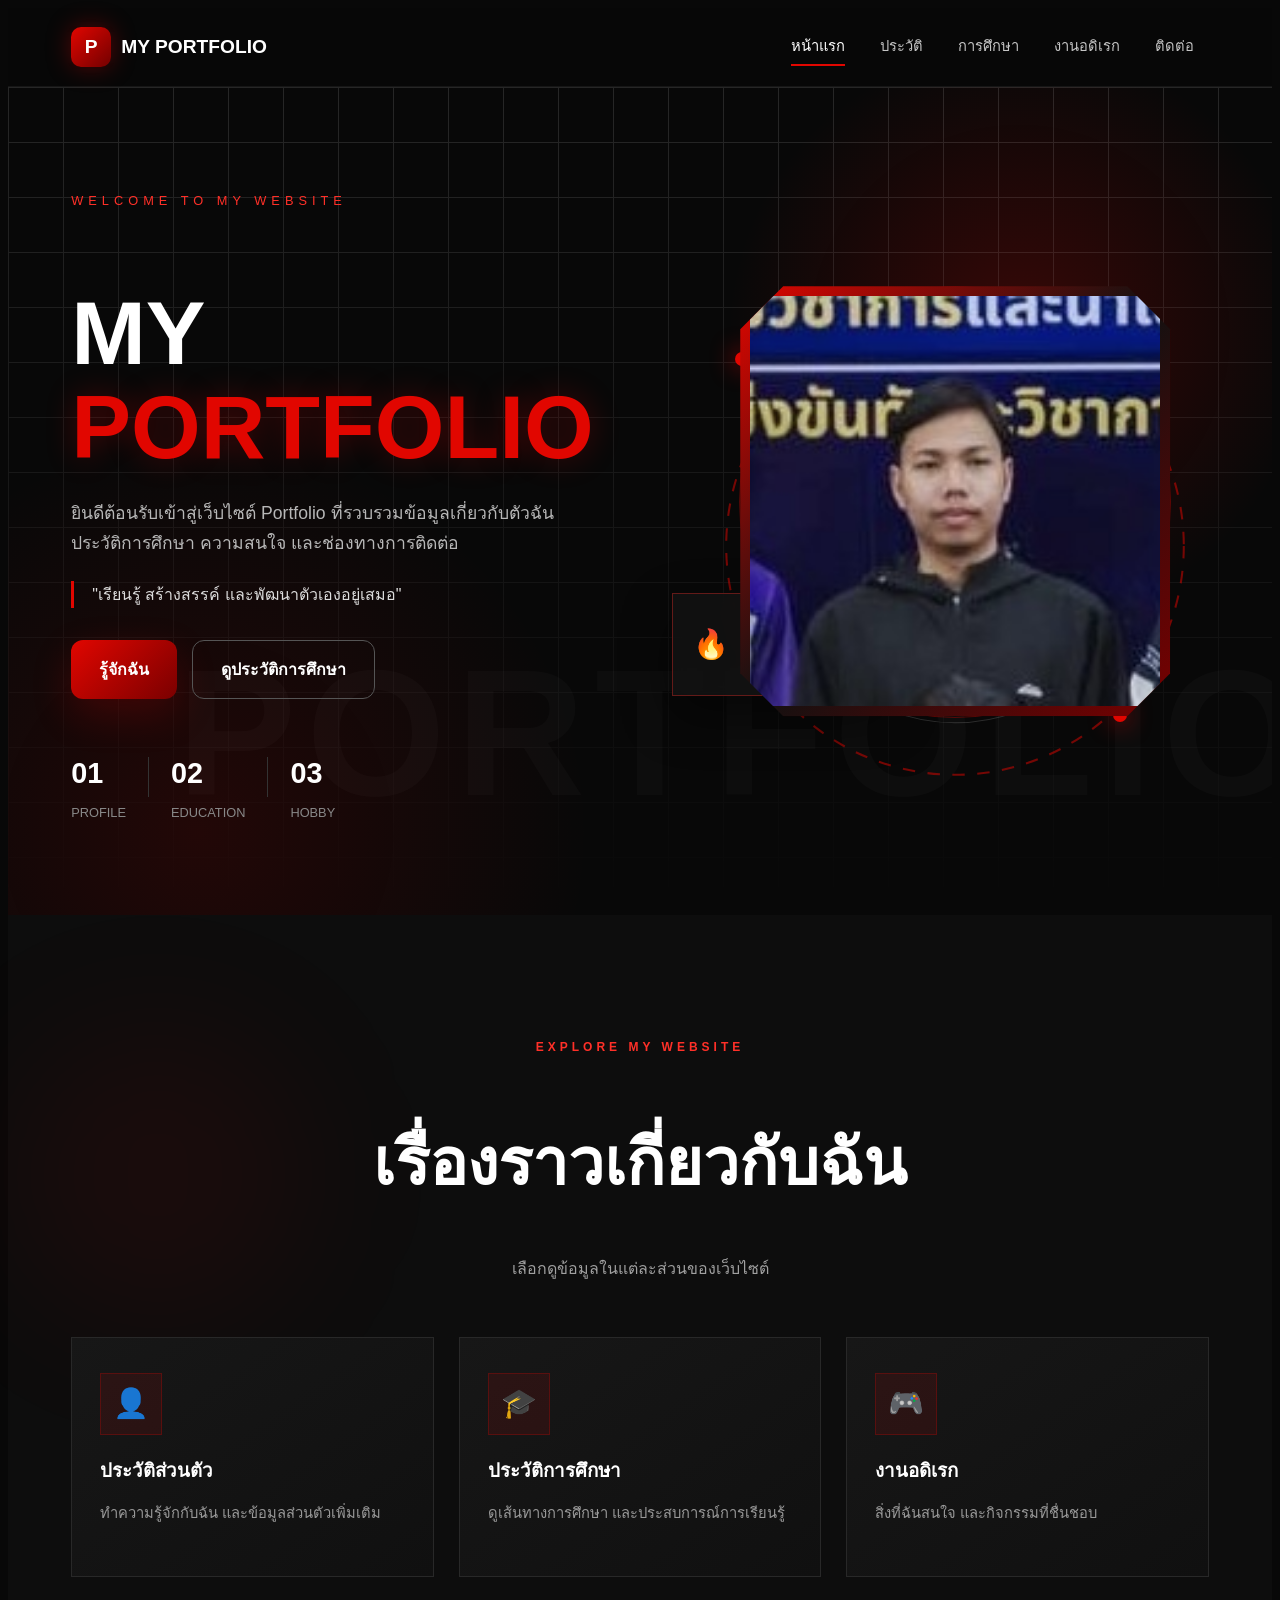
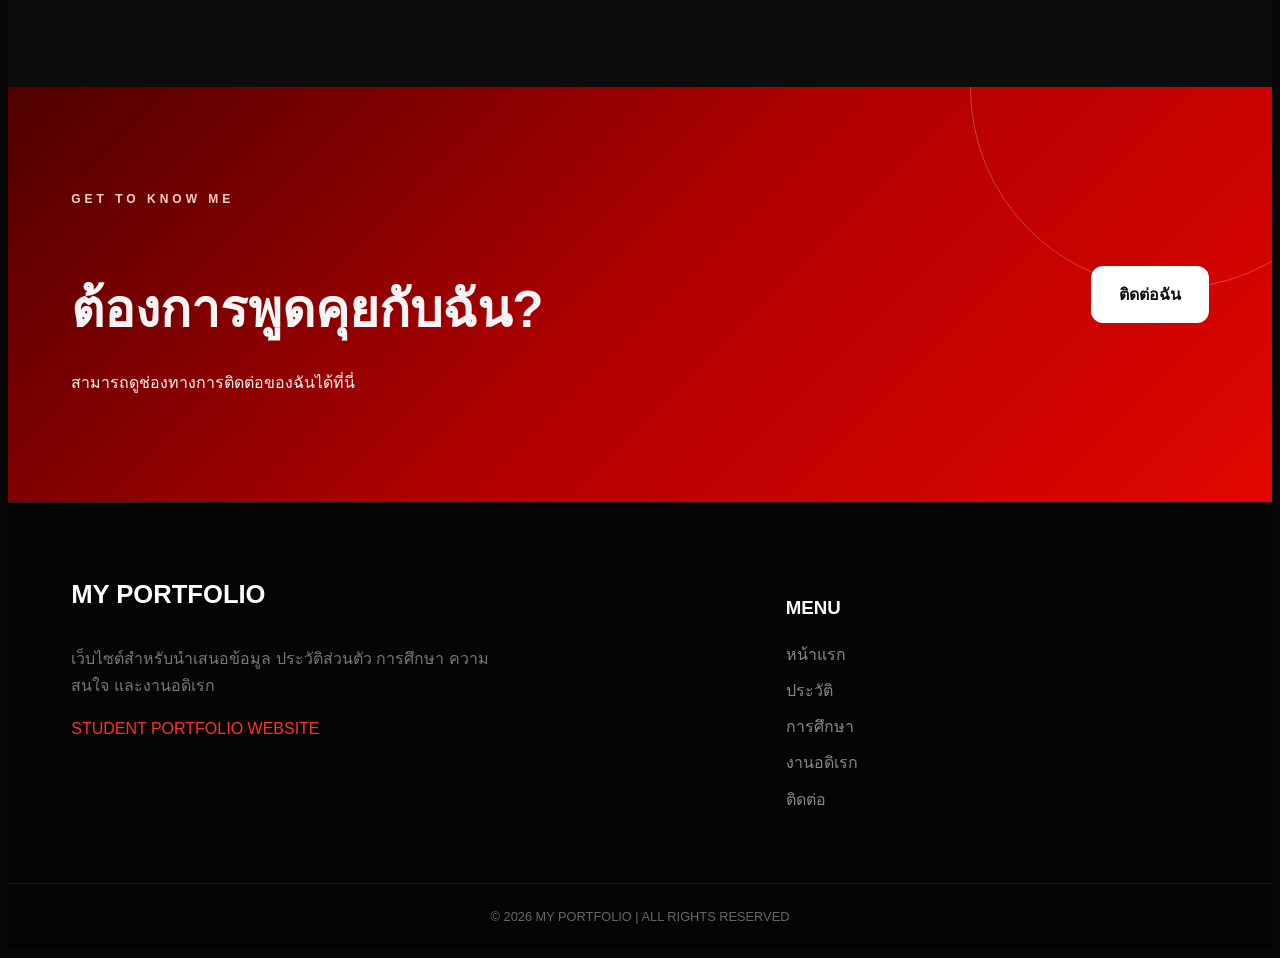
<file: index.html>
<!DOCTYPE html>
<html lang="th">
<head>
    <meta charset="UTF-8">
    <meta name="viewport" content="width=device-width, initial-scale=1.0">
    <title>หน้าแรก | My Portfolio</title>

    <link rel="stylesheet" href="style.css">
</head>

<body>

    <!-- Navigation -->
    <header class="site-header">
        <nav class="navbar container">

            <a href="index.html" class="logo">
                <span class="logo-icon">P</span>
                MY PORTFOLIO
            </a>

            <ul class="nav-menu">
                <li><a href="index.html" class="active">หน้าแรก</a></li>
                <li><a href="profile.html">ประวัติ</a></li>
                <li><a href="education.html">การศึกษา</a></li>
                <li><a href="hobby.html">งานอดิเรก</a></li>
                <li><a href="contact.html">ติดต่อ</a></li>
            </ul>

        </nav>
    </header>


    <!-- Hero -->
    <main>

        <section class="hero">

            <div class="container hero-content">

                <div class="hero-text">

                    <p class="hero-small-title">
                        WELCOME TO MY WEBSITE
                    </p>

                    <h1>
                        MY <span>PORTFOLIO</span>
                    </h1>

                    <p class="hero-description">
                        ยินดีต้อนรับเข้าสู่เว็บไซต์ Portfolio
                        ที่รวบรวมข้อมูลเกี่ยวกับตัวฉัน ประวัติการศึกษา
                        ความสนใจ และช่องทางการติดต่อ
                    </p>

                    <p class="hero-quote">
                        "เรียนรู้ สร้างสรรค์ และพัฒนาตัวเองอยู่เสมอ"
                    </p>

                    <div class="hero-buttons">
                        <a href="profile.html" class="btn btn-primary">
                            รู้จักฉัน
                        </a>

                        <a href="education.html" class="btn btn-secondary">
                            ดูประวัติการศึกษา
                        </a>
                    </div>


                    <div class="hero-stats">

                        <div class="stat-item">
                            <strong>01</strong>
                            <span>PROFILE</span>
                        </div>

                        <div class="stat-item">
                            <strong>02</strong>
                            <span>EDUCATION</span>
                        </div>

                        <div class="stat-item">
                            <strong>03</strong>
                            <span>HOBBY</span>
                        </div>

                    </div>

                </div>


                <div class="hero-image-area">

                    <!-- SVG Decoration -->
                    <svg
                        class="hero-svg-decoration"
                        viewBox="0 0 500 500"
                        xmlns="http://www.w3.org/2000/svg"
                        aria-hidden="true">

                        <circle
                            cx="250"
                            cy="250"
                            r="220"
                            fill="none"
                            stroke="#e10600"
                            stroke-width="2"
                            stroke-dasharray="12 12"
                            opacity="0.5"/>

                        <circle
                            cx="250"
                            cy="250"
                            r="170"
                            fill="none"
                            stroke="#ffffff"
                            stroke-width="1"
                            opacity="0.15"/>

                        <path
                            d="M250 10 L270 50 L250 90 L230 50 Z"
                            fill="#e10600"/>

                    </svg>

                    <div class="profile-circle-decoration"></div>

                    <div class="hero-profile-card">

                        <div class="image-frame">
                            <!-- เปลี่ยนชื่อรูปตามรูปของคุณ -->
                            <img src="images/profile.jpg" alt="รูปโปรไฟล์">
                        </div>

                    </div>

                    <div class="profile-floating-card">

                        <div class="floating-icon">🔥</div>

                        <div>
                            <strong>MY PORTFOLIO</strong>
                            <p>BLACK & RED STYLE</p>
                        </div>

                    </div>

                </div>

            </div>

        </section>


        <!-- Highlights -->
        <section class="section highlights-section">

            <div class="container">

                <div class="section-heading center-heading">

                    <p class="section-label">
                        EXPLORE MY WEBSITE
                    </p>

                    <h2>เรื่องราวเกี่ยวกับฉัน</h2>

                    <p>
                        เลือกดูข้อมูลในแต่ละส่วนของเว็บไซต์
                    </p>

                </div>


                <div class="highlight-grid">

                    <a href="profile.html" class="highlight-card">

                        <div class="highlight-icon">👤</div>

                        <h3>ประวัติส่วนตัว</h3>

                        <p>
                            ทำความรู้จักกับฉัน
                            และข้อมูลส่วนตัวเพิ่มเติม
                        </p>

                    </a>


                    <a href="education.html" class="highlight-card">

                        <div class="highlight-icon">🎓</div>

                        <h3>ประวัติการศึกษา</h3>

                        <p>
                            ดูเส้นทางการศึกษา
                            และประสบการณ์การเรียนรู้
                        </p>

                    </a>


                    <a href="hobby.html" class="highlight-card">

                        <div class="highlight-icon">🎮</div>

                        <h3>งานอดิเรก</h3>

                        <p>
                            สิ่งที่ฉันสนใจ
                            และกิจกรรมที่ชื่นชอบ
                        </p>

                    </a>

                </div>

            </div>

        </section>


        <!-- CTA -->
        <section class="cta-section">

            <div class="container cta-content">

                <div>

                    <p class="section-label light-label">
                        GET TO KNOW ME
                    </p>

                    <h2>
                        ต้องการพูดคุยกับฉัน?
                    </h2>

                    <p>
                        สามารถดูช่องทางการติดต่อของฉันได้ที่นี่
                    </p>

                </div>

                <a href="contact.html" class="btn btn-white">
                    ติดต่อฉัน
                </a>

            </div>

        </section>

    </main>


    <!-- Footer -->
    <footer class="site-footer">

        <div class="container footer-grid">

            <div class="footer-about">

                <a href="index.html" class="footer-logo">
                    MY PORTFOLIO
                </a>

                <p>
                    เว็บไซต์สำหรับนำเสนอข้อมูล ประวัติส่วนตัว
                    การศึกษา ความสนใจ และงานอดิเรก
                </p>

                <p class="footer-student">
                    STUDENT PORTFOLIO WEBSITE
                </p>

            </div>


            <div class="footer-links">

                <h3>MENU</h3>

                <a href="index.html">หน้าแรก</a>
                <a href="profile.html">ประวัติ</a>
                <a href="education.html">การศึกษา</a>
                <a href="hobby.html">งานอดิเรก</a>
                <a href="contact.html">ติดต่อ</a>

            </div>

        </div>


        <div class="footer-bottom">
            © 2026 MY PORTFOLIO | ALL RIGHTS RESERVED
        </div>

    </footer>

</body>
</html>
</file>
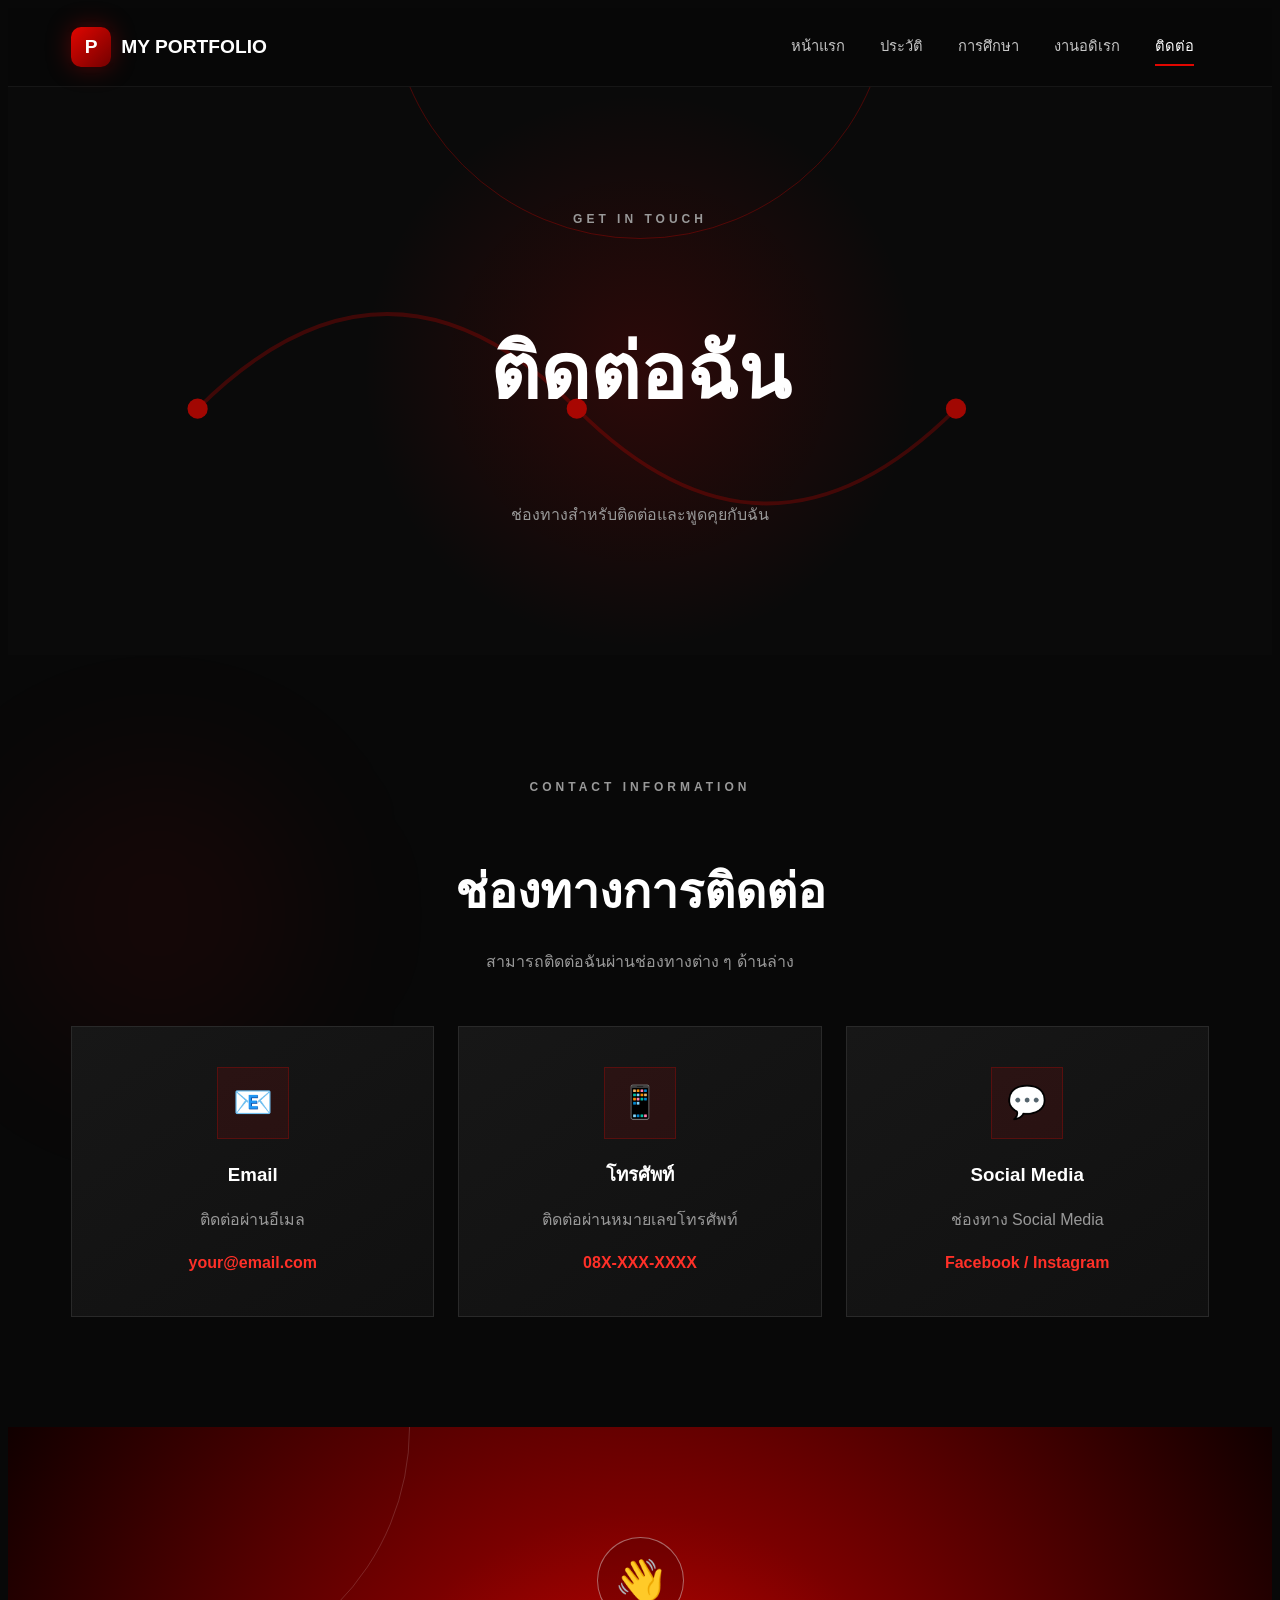
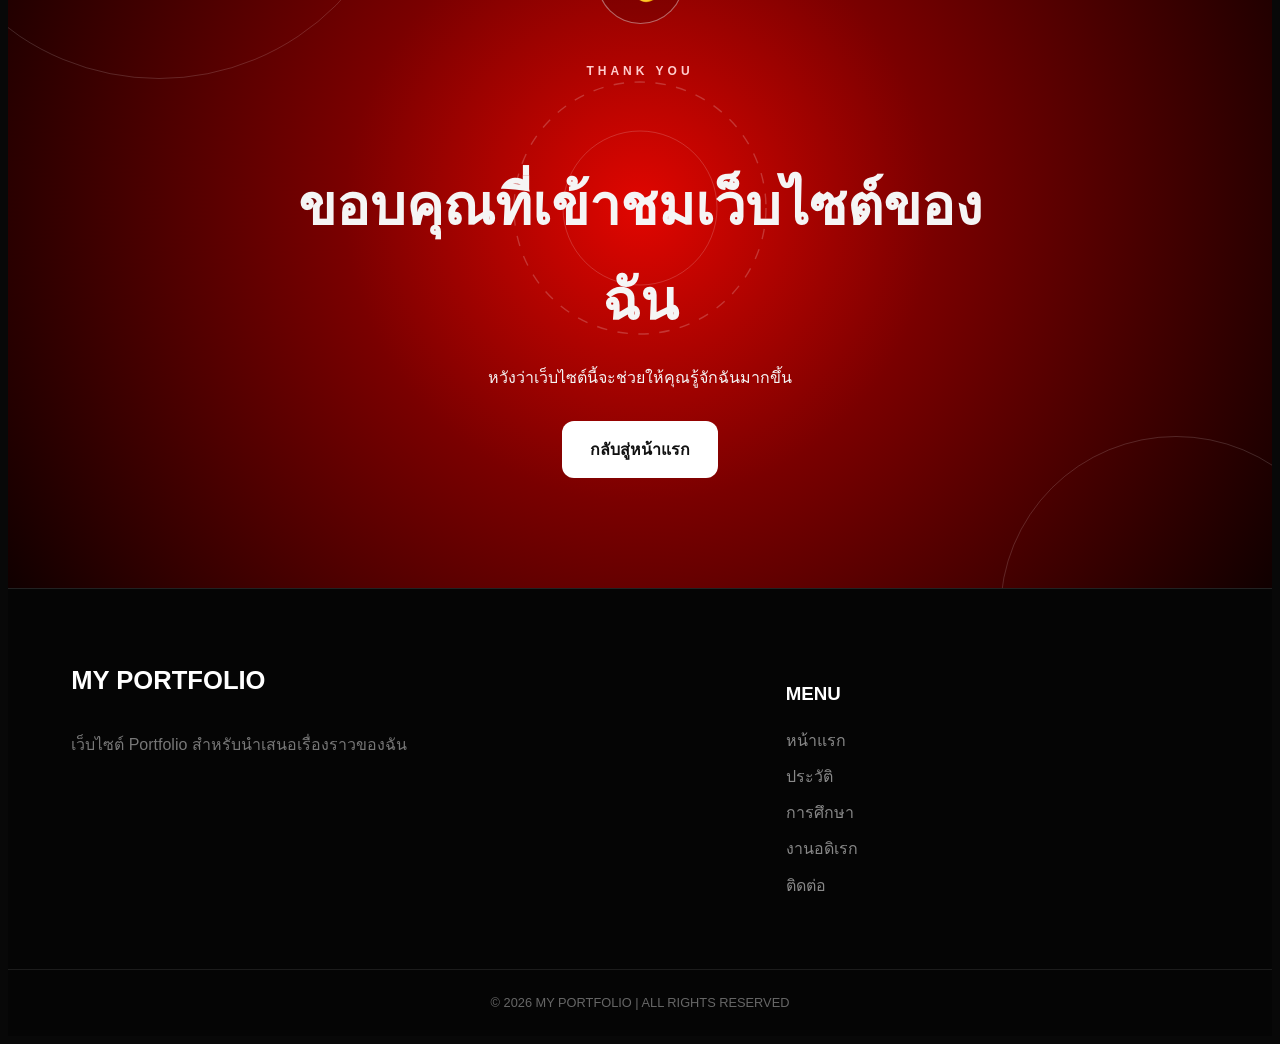
<file: contact.html>
<!DOCTYPE html>
<html lang="th">
<head>
    <meta charset="UTF-8">
    <meta name="viewport" content="width=device-width, initial-scale=1.0">
    <title>ติดต่อ | My Portfolio</title>

    <link rel="stylesheet" href="style.css">
</head>

<body>

    <header class="site-header">

        <nav class="navbar container">

            <a href="index.html" class="logo">
                <span class="logo-icon">P</span>
                MY PORTFOLIO
            </a>

            <ul class="nav-menu">
                <li><a href="index.html">หน้าแรก</a></li>
                <li><a href="profile.html">ประวัติ</a></li>
                <li><a href="education.html">การศึกษา</a></li>
                <li><a href="hobby.html">งานอดิเรก</a></li>
                <li><a href="contact.html" class="active">ติดต่อ</a></li>
            </ul>

        </nav>

    </header>


    <main>

        <section class="page-header">

            <!-- SVG -->
            <svg
                class="page-svg"
                viewBox="0 0 1000 300"
                xmlns="http://www.w3.org/2000/svg"
                aria-hidden="true">

                <path
                    d="M150 180 Q300 30 450 180 T750 180"
                    fill="none"
                    stroke="#e10600"
                    stroke-width="3"
                    opacity="0.35"/>

                <circle cx="150" cy="180" r="8" fill="#e10600"/>
                <circle cx="450" cy="180" r="8" fill="#e10600"/>
                <circle cx="750" cy="180" r="8" fill="#e10600"/>

            </svg>

            <div class="container">

                <p class="section-label">
                    GET IN TOUCH
                </p>

                <h1>ติดต่อฉัน</h1>

                <p>
                    ช่องทางสำหรับติดต่อและพูดคุยกับฉัน
                </p>

            </div>

        </section>


        <section class="section">

            <div class="container">

                <div class="contact-intro">

                    <p class="section-label">
                        CONTACT INFORMATION
                    </p>

                    <h2>ช่องทางการติดต่อ</h2>

                    <p>
                        สามารถติดต่อฉันผ่านช่องทางต่าง ๆ ด้านล่าง
                    </p>

                </div>


                <div class="contact-grid">

                    <div class="contact-card">

                        <div class="contact-icon">📧</div>

                        <h3>Email</h3>

                        <p>
                            ติดต่อผ่านอีเมล
                        </p>

                        <a href="mailto:your@email.com">
                            your@email.com
                        </a>

                    </div>


                    <div class="contact-card">

                        <div class="contact-icon">📱</div>

                        <h3>โทรศัพท์</h3>

                        <p>
                            ติดต่อผ่านหมายเลขโทรศัพท์
                        </p>

                        <span>
                            08X-XXX-XXXX
                        </span>

                    </div>


                    <div class="contact-card">

                        <div class="contact-icon">💬</div>

                        <h3>Social Media</h3>

                        <p>
                            ช่องทาง Social Media
                        </p>

                        <span>
                            Facebook / Instagram
                        </span>

                    </div>

                </div>

            </div>

        </section>


        <section class="contact-cta">

            <!-- SVG Decoration -->
            <svg
                class="contact-svg"
                viewBox="0 0 1000 500"
                xmlns="http://www.w3.org/2000/svg"
                aria-hidden="true">

                <circle
                    cx="500"
                    cy="250"
                    r="180"
                    fill="none"
                    stroke="#ffffff"
                    stroke-width="2"
                    stroke-dasharray="15 15"
                    opacity="0.2"/>

                <circle
                    cx="500"
                    cy="250"
                    r="110"
                    fill="none"
                    stroke="#ffffff"
                    stroke-width="1"
                    opacity="0.25"/>

            </svg>

            <div class="container contact-cta-content">

                <div class="cta-profile-icon">
                    👋
                </div>

                <p class="section-label light-label">
                    THANK YOU
                </p>

                <h2>
                    ขอบคุณที่เข้าชมเว็บไซต์ของฉัน
                </h2>

                <p>
                    หวังว่าเว็บไซต์นี้จะช่วยให้คุณรู้จักฉันมากขึ้น
                </p>

                <a href="index.html" class="btn btn-white">
                    กลับสู่หน้าแรก
                </a>

            </div>

        </section>

    </main>


    <footer class="site-footer">

        <div class="container footer-grid">

            <div class="footer-about">

                <a href="index.html" class="footer-logo">
                    MY PORTFOLIO
                </a>

                <p>
                    เว็บไซต์ Portfolio สำหรับนำเสนอเรื่องราวของฉัน
                </p>

            </div>


            <div class="footer-links">

                <h3>MENU</h3>

                <a href="index.html">หน้าแรก</a>
                <a href="profile.html">ประวัติ</a>
                <a href="education.html">การศึกษา</a>
                <a href="hobby.html">งานอดิเรก</a>
                <a href="contact.html">ติดต่อ</a>

            </div>

        </div>


        <div class="footer-bottom">
            © 2026 MY PORTFOLIO | ALL RIGHTS RESERVED
        </div>

    </footer>

</body>
</html>
</file>
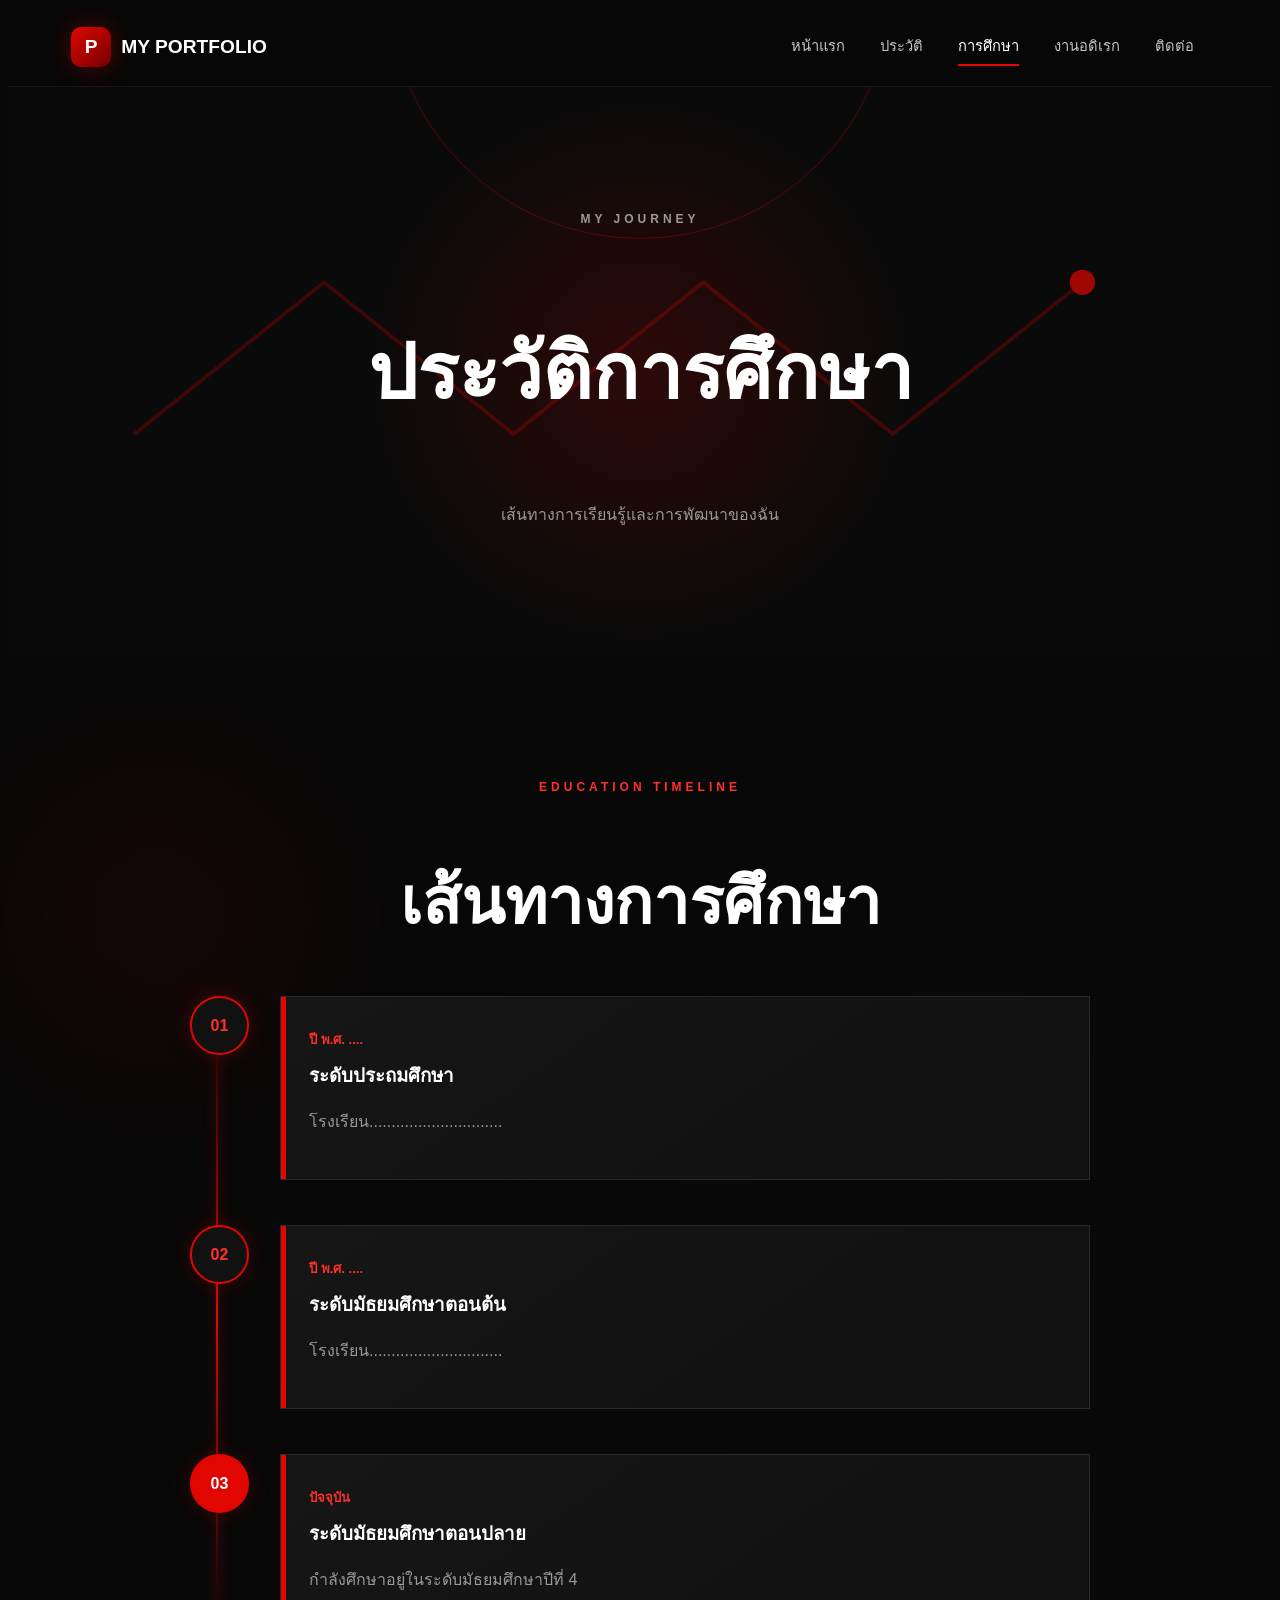
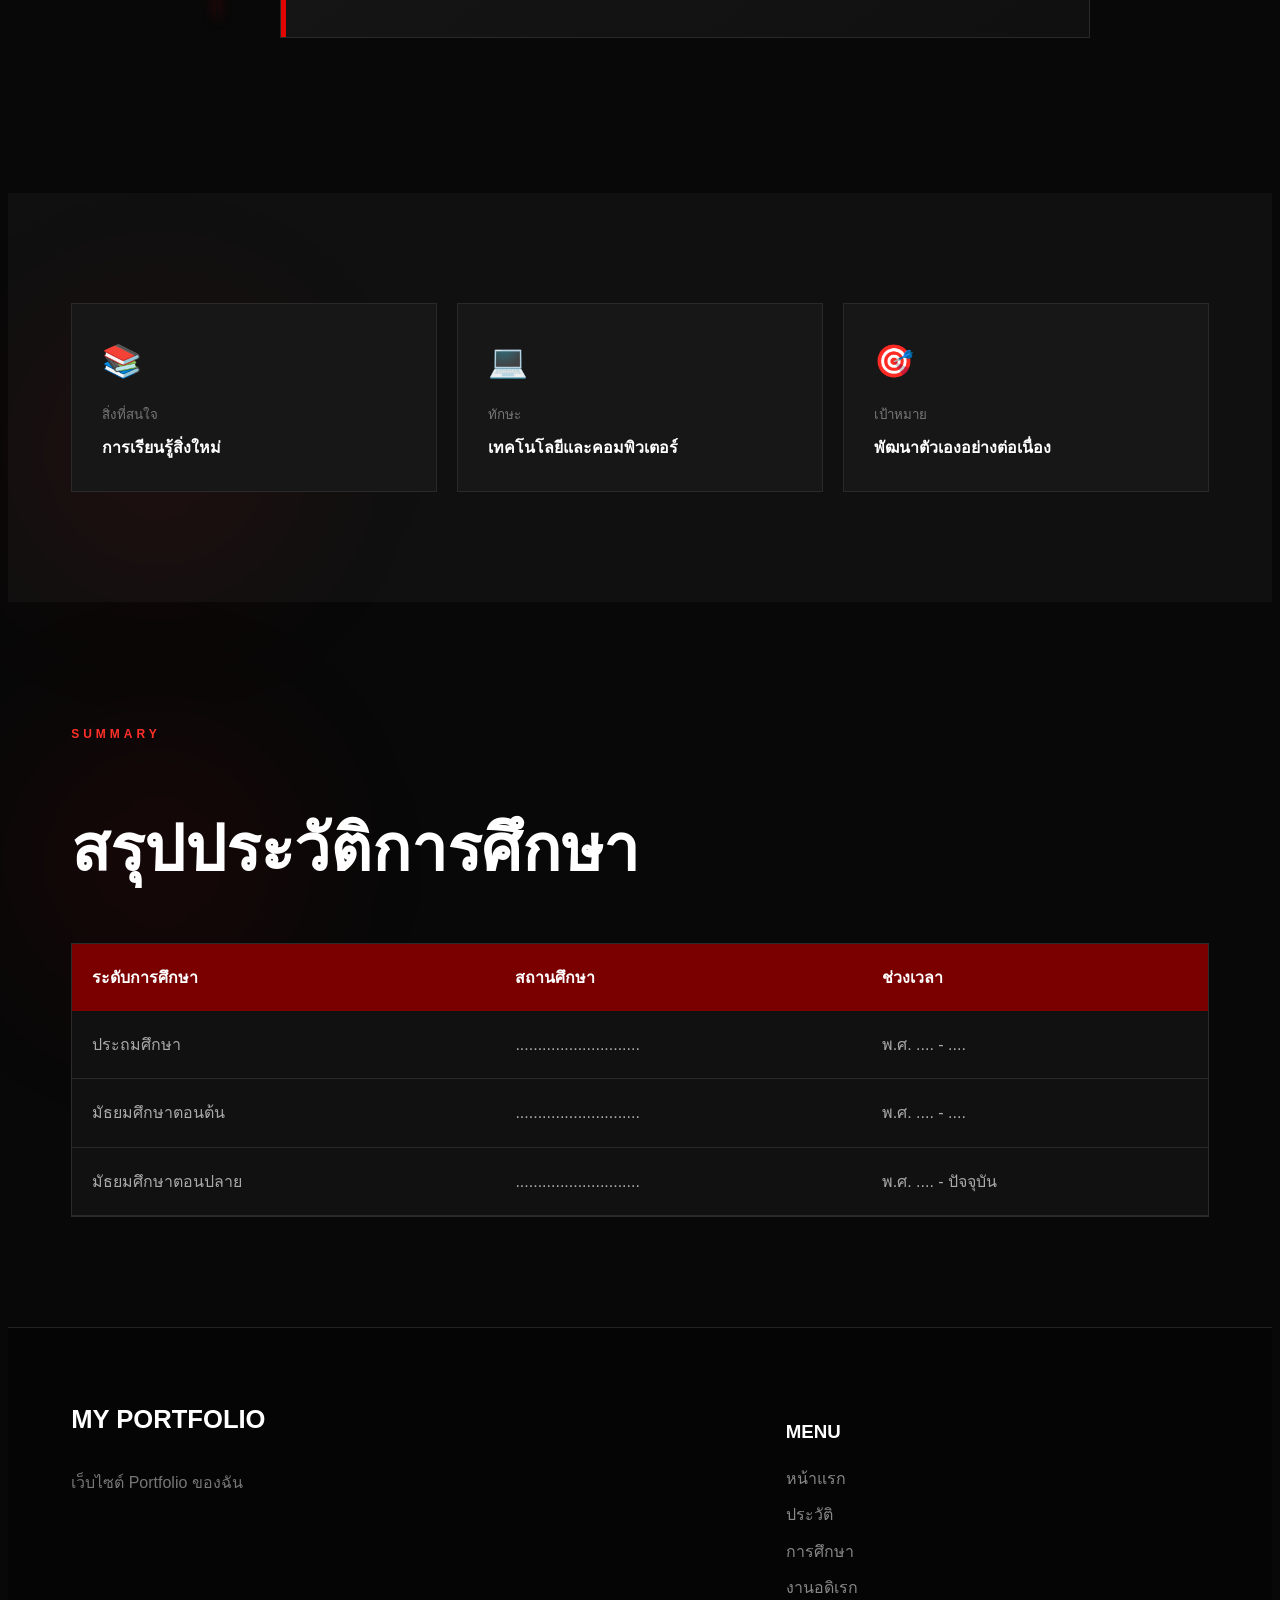
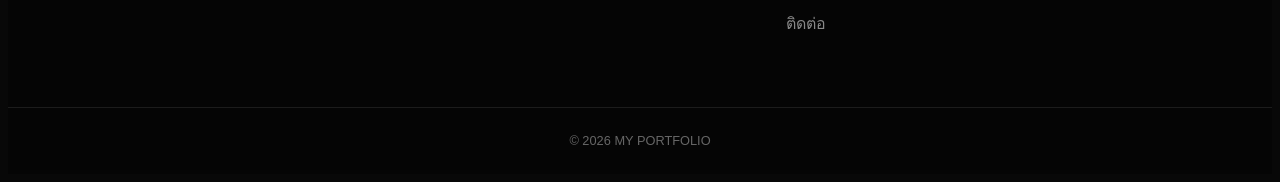
<file: education.html>
<!DOCTYPE html>
<html lang="th">
<head>
    <meta charset="UTF-8">
    <meta name="viewport" content="width=device-width, initial-scale=1.0">
    <title>การศึกษา | My Portfolio</title>

    <link rel="stylesheet" href="style.css">
</head>

<body>

    <header class="site-header">

        <nav class="navbar container">

            <a href="index.html" class="logo">
                <span class="logo-icon">P</span>
                MY PORTFOLIO
            </a>

            <ul class="nav-menu">
                <li><a href="index.html">หน้าแรก</a></li>
                <li><a href="profile.html">ประวัติ</a></li>
                <li><a href="education.html" class="active">การศึกษา</a></li>
                <li><a href="hobby.html">งานอดิเรก</a></li>
                <li><a href="contact.html">ติดต่อ</a></li>
            </ul>

        </nav>

    </header>


    <main>

        <section class="page-header">

            <!-- SVG -->
            <svg
                class="page-svg"
                viewBox="0 0 1000 300"
                xmlns="http://www.w3.org/2000/svg"
                aria-hidden="true">

                <path
                    d="M100 200 L250 80 L400 200 L550 80 L700 200 L850 80"
                    fill="none"
                    stroke="#e10600"
                    stroke-width="3"
                    opacity="0.35"/>

                <circle cx="850" cy="80" r="10" fill="#e10600"/>

            </svg>

            <div class="container">

                <p class="section-label">MY JOURNEY</p>

                <h1>ประวัติการศึกษา</h1>

                <p>
                    เส้นทางการเรียนรู้และการพัฒนาของฉัน
                </p>

            </div>

        </section>


        <section class="section">

            <div class="container">

                <div class="section-heading center-heading">

                    <p class="section-label">EDUCATION TIMELINE</p>

                    <h2>เส้นทางการศึกษา</h2>

                </div>


                <div class="timeline">

                    <div class="timeline-item">

                        <div class="timeline-dot">01</div>

                        <div class="timeline-content">

                            <span class="timeline-period">
                                ปี พ.ศ. ....
                            </span>

                            <h3>ระดับประถมศึกษา</h3>

                            <p>
                                โรงเรียน..............................
                            </p>

                        </div>

                    </div>


                    <div class="timeline-item">

                        <div class="timeline-dot">02</div>

                        <div class="timeline-content">

                            <span class="timeline-period">
                                ปี พ.ศ. ....
                            </span>

                            <h3>ระดับมัธยมศึกษาตอนต้น</h3>

                            <p>
                                โรงเรียน..............................
                            </p>

                        </div>

                    </div>


                    <div class="timeline-item current">

                        <div class="timeline-dot">03</div>

                        <div class="timeline-content">

                            <span class="timeline-period">
                                ปัจจุบัน
                            </span>

                            <h3>ระดับมัธยมศึกษาตอนปลาย</h3>

                            <p>
                                กำลังศึกษาอยู่ในระดับมัธยมศึกษาปีที่ 4
                            </p>

                        </div>

                    </div>

                </div>

            </div>

        </section>


        <section class="section education-highlight-section">

            <div class="container">

                <div class="education-highlight-grid">

                    <div class="education-highlight-card">
                        <span>📚</span>
                        <small>สิ่งที่สนใจ</small>
                        <strong>การเรียนรู้สิ่งใหม่</strong>
                    </div>

                    <div class="education-highlight-card">
                        <span>💻</span>
                        <small>ทักษะ</small>
                        <strong>เทคโนโลยีและคอมพิวเตอร์</strong>
                    </div>

                    <div class="education-highlight-card">
                        <span>🎯</span>
                        <small>เป้าหมาย</small>
                        <strong>พัฒนาตัวเองอย่างต่อเนื่อง</strong>
                    </div>

                </div>

            </div>

        </section>


        <section class="section">

            <div class="container">

                <div class="section-heading">

                    <p class="section-label">SUMMARY</p>

                    <h2>สรุปประวัติการศึกษา</h2>

                </div>


                <div class="table-wrapper">

                    <table class="education-table">

                        <thead>
                            <tr>
                                <th>ระดับการศึกษา</th>
                                <th>สถานศึกษา</th>
                                <th>ช่วงเวลา</th>
                            </tr>
                        </thead>

                        <tbody>

                            <tr>
                                <td>ประถมศึกษา</td>
                                <td>............................</td>
                                <td>พ.ศ. .... - ....</td>
                            </tr>

                            <tr>
                                <td>มัธยมศึกษาตอนต้น</td>
                                <td>............................</td>
                                <td>พ.ศ. .... - ....</td>
                            </tr>

                            <tr>
                                <td>มัธยมศึกษาตอนปลาย</td>
                                <td>............................</td>
                                <td>พ.ศ. .... - ปัจจุบัน</td>
                            </tr>

                        </tbody>

                    </table>

                </div>

            </div>

        </section>

    </main>


    <footer class="site-footer">

        <div class="container footer-grid">

            <div class="footer-about">

                <a href="index.html" class="footer-logo">
                    MY PORTFOLIO
                </a>

                <p>เว็บไซต์ Portfolio ของฉัน</p>

            </div>

            <div class="footer-links">

                <h3>MENU</h3>

                <a href="index.html">หน้าแรก</a>
                <a href="profile.html">ประวัติ</a>
                <a href="education.html">การศึกษา</a>
                <a href="hobby.html">งานอดิเรก</a>
                <a href="contact.html">ติดต่อ</a>

            </div>

        </div>

        <div class="footer-bottom">
            © 2026 MY PORTFOLIO
        </div>

    </footer>

</body>
</html>
</file>
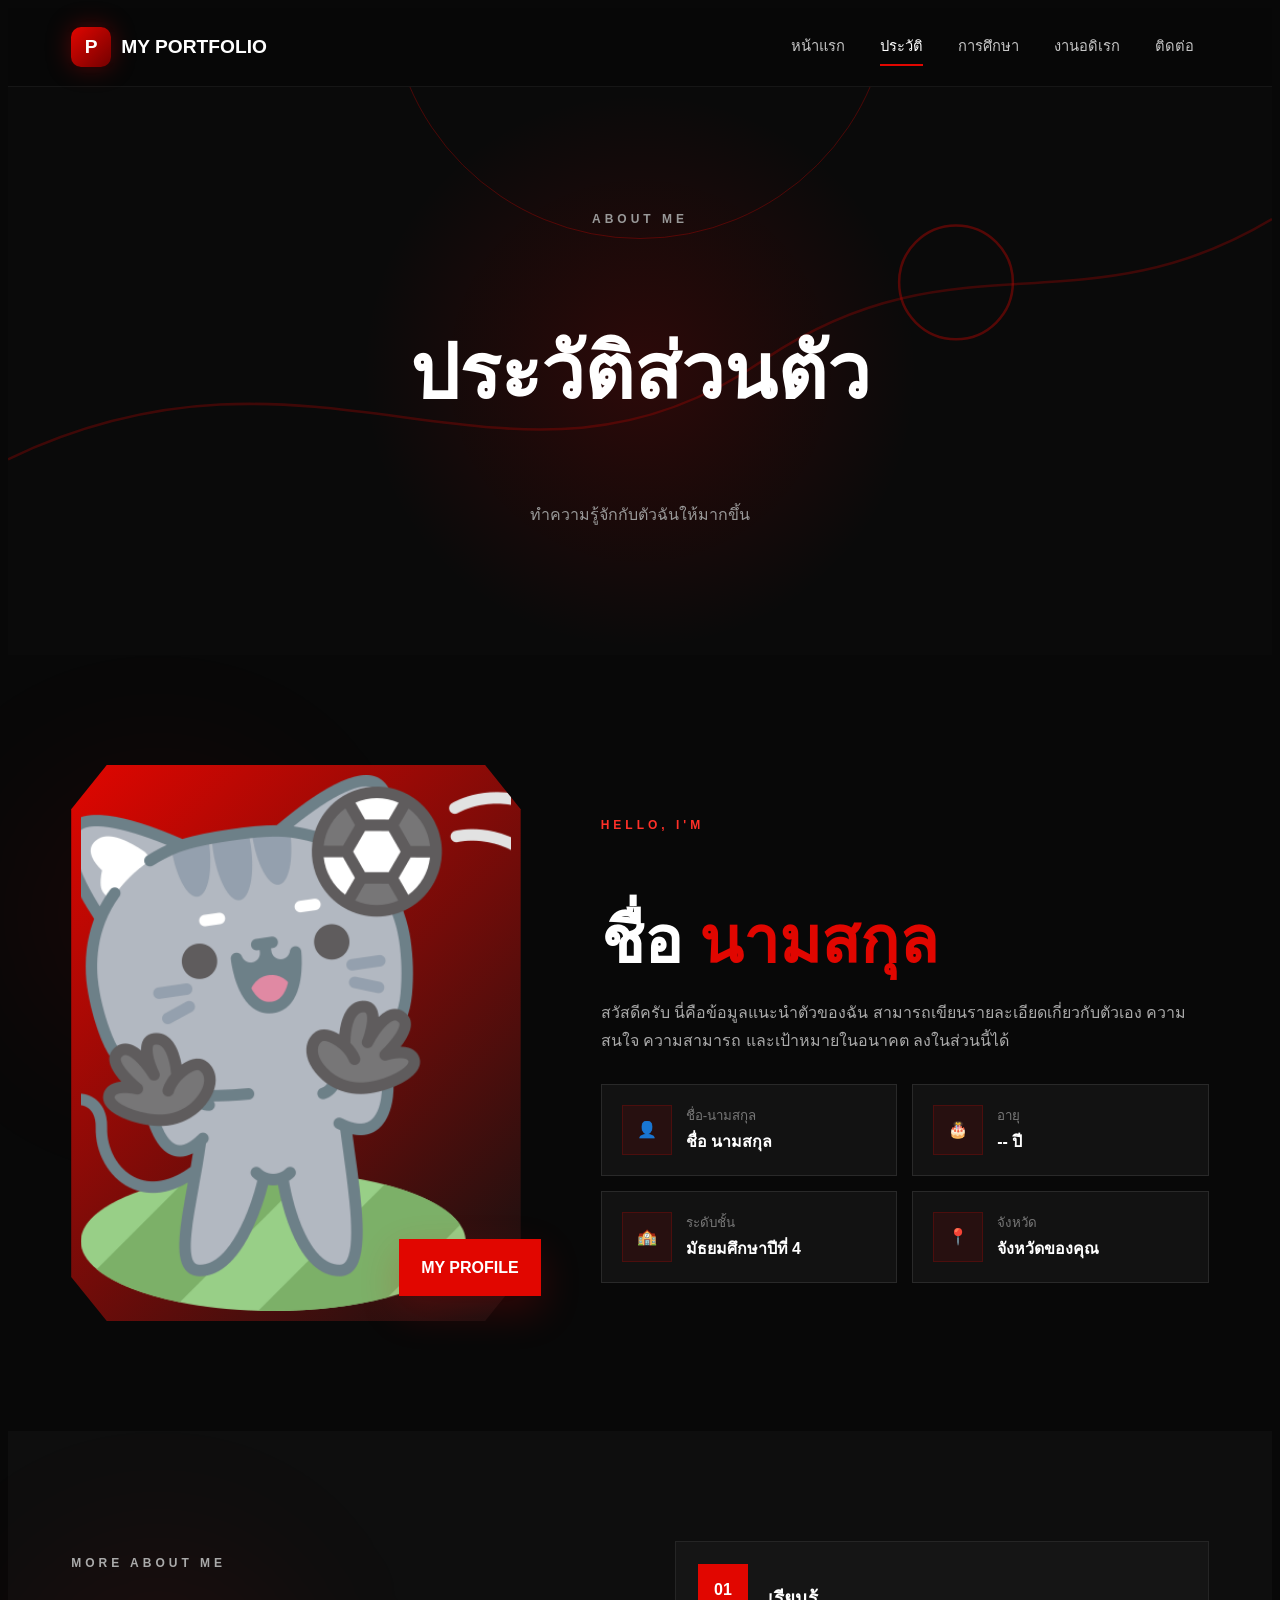
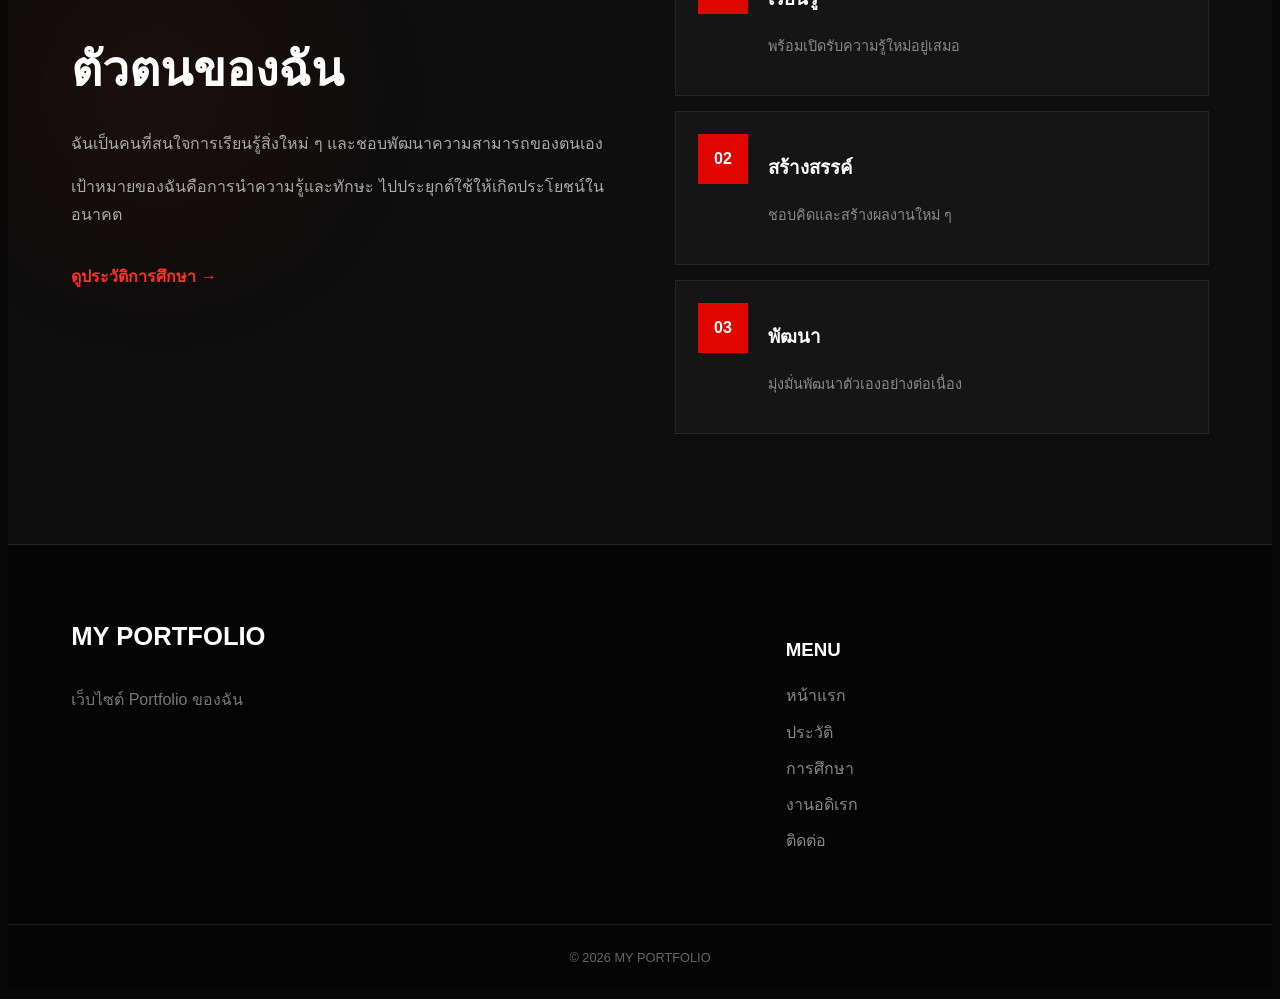
<file: profile.html>
<!DOCTYPE html>
<html lang="th">
<head>
    <meta charset="UTF-8">
    <meta name="viewport" content="width=device-width, initial-scale=1.0">
    <title>ประวัติส่วนตัว | My Portfolio</title>

    <link rel="stylesheet" href="style.css">
</head>

<body>

    <header class="site-header">
        <nav class="navbar container">

            <a href="index.html" class="logo">
                <span class="logo-icon">P</span>
                MY PORTFOLIO
            </a>

            <ul class="nav-menu">
                <li><a href="index.html">หน้าแรก</a></li>
                <li><a href="profile.html" class="active">ประวัติ</a></li>
                <li><a href="education.html">การศึกษา</a></li>
                <li><a href="hobby.html">งานอดิเรก</a></li>
                <li><a href="contact.html">ติดต่อ</a></li>
            </ul>

        </nav>
    </header>


    <main>

        <!-- Page Header -->
        <section class="page-header">

            <!-- SVG Decoration -->
            <svg
                class="page-svg"
                viewBox="0 0 1000 300"
                xmlns="http://www.w3.org/2000/svg"
                aria-hidden="true">

                <path
                    d="M0 220 C250 100 400 280 600 140 C750 40 850 120 1000 30"
                    fill="none"
                    stroke="#e10600"
                    stroke-width="2"
                    opacity="0.35"/>

                <circle cx="750" cy="80" r="45"
                    fill="none"
                    stroke="#e10600"
                    stroke-width="2"
                    opacity="0.5"/>

            </svg>

            <div class="container">

                <p class="section-label">
                    ABOUT ME
                </p>

                <h1>ประวัติส่วนตัว</h1>

                <p>
                    ทำความรู้จักกับตัวฉันให้มากขึ้น
                </p>

            </div>

        </section>


        <!-- Profile -->
        <section class="section">

            <div class="container profile-layout">

                <div class="profile-image-column">

                    <div class="large-profile-frame">
                        <img src="images/image1.png" alt="รูปโปรไฟล์">
                    </div>

                    <div class="profile-badge">
                        MY PROFILE
                    </div>

                </div>


                <div class="profile-info-column">

                    <p class="section-label">
                        HELLO, I'M
                    </p>

                    <h2>
                        ชื่อ <span>นามสกุล</span>
                    </h2>

                    <p class="profile-intro">
                        สวัสดีครับ นี่คือข้อมูลแนะนำตัวของฉัน
                        สามารถเขียนรายละเอียดเกี่ยวกับตัวเอง
                        ความสนใจ ความสามารถ และเป้าหมายในอนาคต
                        ลงในส่วนนี้ได้
                    </p>


                    <div class="info-grid">

                        <div class="info-box">

                            <div class="info-icon">👤</div>

                            <div>
                                <small>ชื่อ-นามสกุล</small>
                                <strong>ชื่อ นามสกุล</strong>
                            </div>

                        </div>


                        <div class="info-box">

                            <div class="info-icon">🎂</div>

                            <div>
                                <small>อายุ</small>
                                <strong>-- ปี</strong>
                            </div>

                        </div>


                        <div class="info-box">

                            <div class="info-icon">🏫</div>

                            <div>
                                <small>ระดับชั้น</small>
                                <strong>มัธยมศึกษาปีที่ 4</strong>
                            </div>

                        </div>


                        <div class="info-box">

                            <div class="info-icon">📍</div>

                            <div>
                                <small>จังหวัด</small>
                                <strong>จังหวัดของคุณ</strong>
                            </div>

                        </div>

                    </div>

                </div>

            </div>

        </section>


        <!-- About -->
        <section class="section about-section">

            <div class="container about-grid">

                <div class="about-text">

                    <p class="section-label">
                        MORE ABOUT ME
                    </p>

                    <h2>ตัวตนของฉัน</h2>

                    <p>
                        ฉันเป็นคนที่สนใจการเรียนรู้สิ่งใหม่ ๆ
                        และชอบพัฒนาความสามารถของตนเอง
                    </p>

                    <p>
                        เป้าหมายของฉันคือการนำความรู้และทักษะ
                        ไปประยุกต์ใช้ให้เกิดประโยชน์ในอนาคต
                    </p>

                    <a href="education.html" class="text-link">
                        ดูประวัติการศึกษา →
                    </a>

                </div>


                <div class="about-features">

                    <div class="feature-item">

                        <div class="feature-number">01</div>

                        <div>
                            <h3>เรียนรู้</h3>

                            <p>
                                พร้อมเปิดรับความรู้ใหม่อยู่เสมอ
                            </p>
                        </div>

                    </div>


                    <div class="feature-item">

                        <div class="feature-number">02</div>

                        <div>
                            <h3>สร้างสรรค์</h3>

                            <p>
                                ชอบคิดและสร้างผลงานใหม่ ๆ
                            </p>
                        </div>

                    </div>


                    <div class="feature-item">

                        <div class="feature-number">03</div>

                        <div>
                            <h3>พัฒนา</h3>

                            <p>
                                มุ่งมั่นพัฒนาตัวเองอย่างต่อเนื่อง
                            </p>
                        </div>

                    </div>

                </div>

            </div>

        </section>

    </main>


    <footer class="site-footer">

        <div class="container footer-grid">

            <div class="footer-about">

                <a href="index.html" class="footer-logo">
                    MY PORTFOLIO
                </a>

                <p>เว็บไซต์ Portfolio ของฉัน</p>

            </div>

            <div class="footer-links">

                <h3>MENU</h3>

                <a href="index.html">หน้าแรก</a>
                <a href="profile.html">ประวัติ</a>
                <a href="education.html">การศึกษา</a>
                <a href="hobby.html">งานอดิเรก</a>
                <a href="contact.html">ติดต่อ</a>

            </div>

        </div>

        <div class="footer-bottom">
            © 2026 MY PORTFOLIO
        </div>

    </footer>

</body>
</html>
</file>
<file: style.css>
# style.css — Black & Red Creative Portfolio

```css
@import url("https://fonts.googleapis.com/css2?family=Kanit:wght@300;400;500;600;700;800&family=Poppins:wght@400;500;600;700;800&display=swap");

/* ========================================
   RESET
======================================== */

* {
    margin: 0;
    padding: 0;
    box-sizing: border-box;
}

html {
    scroll-behavior: smooth;
}

body {
    font-family: "Kanit", sans-serif;
    background: #080808;
    color: #f5f5f5;
    line-height: 1.7;
    overflow-x: hidden;
}

a {
    text-decoration: none;
    color: inherit;
}

img {
    max-width: 100%;
    display: block;
}

ul {
    list-style: none;
}


/* ========================================
   COLOR VARIABLES
======================================== */

:root {
    --black: #080808;
    --black-light: #111111;
    --dark-gray: #181818;
    --gray: #252525;
    --light-gray: #a0a0a0;

    --red-dark: #7a0000;
    --red-main: #e10600;
    --red-bright: #ff3028;
    --red-soft: #ff706b;

    --white: #ffffff;

    --shadow-red: 0 15px 40px rgba(225, 6, 0, 0.20);
    --shadow-dark: 0 20px 50px rgba(0, 0, 0, 0.45);

    --radius-sm: 14px;
    --radius-md: 24px;
    --radius-lg: 36px;
}


/* ========================================
   GLOBAL ELEMENTS
======================================== */

.container {
    width: min(1180px, 90%);
    margin: auto;
    position: relative;
}

.section {
    position: relative;
    padding: 110px 0;
}

.section::before {
    content: "";
    position: absolute;
    width: 300px;
    height: 300px;
    border-radius: 50%;
    background: rgba(225, 6, 0, 0.06);
    filter: blur(70px);
    pointer-events: none;
}

.section-heading {
    margin-bottom: 55px;
}

.center-heading {
    max-width: 750px;
    margin-left: auto;
    margin-right: auto;
    text-align: center;
}

.section-label {
    display: inline-block;
    margin-bottom: 14px;
    color: var(--red-bright);
    font-family: "Poppins", sans-serif;
    font-size: 0.75rem;
    font-weight: 700;
    letter-spacing: 4px;
    text-transform: uppercase;
}

.section-heading h2 {
    color: var(--white);
    font-size: clamp(2.3rem, 5vw, 4rem);
    line-height: 1.2;
}

.section-heading p:not(.section-label) {
    margin-top: 15px;
    color: var(--light-gray);
}


/* ========================================
   NAVIGATION
======================================== */

.site-header {
    position: sticky;
    top: 0;
    z-index: 1000;
    background: rgba(8, 8, 8, 0.85);
    backdrop-filter: blur(16px);
    border-bottom: 1px solid rgba(255, 255, 255, 0.06);
}

.navbar {
    min-height: 78px;
    display: flex;
    align-items: center;
    justify-content: space-between;
    gap: 30px;
}

.logo {
    display: flex;
    align-items: center;
    gap: 10px;
    font-family: "Poppins", sans-serif;
    font-size: 1.2rem;
    font-weight: 800;
    color: var(--white);
}

.logo-icon {
    width: 40px;
    height: 40px;
    display: grid;
    place-items: center;
    color: white;
    background: linear-gradient(135deg, var(--red-main), #730000);
    border-radius: 10px;
    box-shadow: 0 0 25px rgba(225, 6, 0, 0.35);
}

.nav-menu {
    display: flex;
    align-items: center;
    gap: 5px;
}

.nav-menu a {
    position: relative;
    display: block;
    padding: 10px 15px;
    color: #c5c5c5;
    font-size: 0.92rem;
    font-weight: 500;
    transition: 0.3s;
}

.nav-menu a::after {
    content: "";
    position: absolute;
    left: 15px;
    bottom: 4px;
    width: 0;
    height: 2px;
    background: var(--red-main);
    transition: 0.3s;
}

.nav-menu a:hover,
.nav-menu a.active {
    color: white;
}

.nav-menu a:hover::after,
.nav-menu a.active::after {
    width: calc(100% - 30px);
}


/* ========================================
   BUTTONS
======================================== */

.btn {
    position: relative;
    display: inline-flex;
    align-items: center;
    justify-content: center;
    gap: 10px;
    padding: 15px 28px;
    border-radius: 12px;
    font-weight: 600;
    overflow: hidden;
    transition: 0.35s;
}

.btn-primary {
    background: linear-gradient(
        135deg,
        var(--red-main),
        var(--red-dark)
    );
    color: white;
    box-shadow: var(--shadow-red);
}

.btn-primary::before {
    content: "";
    position: absolute;
    width: 30px;
    height: 180%;
    top: -40%;
    left: -80px;
    background: rgba(255, 255, 255, 0.35);
    transform: rotate(25deg);
    transition: 0.5s;
}

.btn-primary:hover::before {
    left: 120%;
}

.btn-primary:hover {
    transform: translateY(-5px);
    box-shadow: 0 20px 45px rgba(225, 6, 0, 0.35);
}

.btn-secondary {
    color: white;
    background: transparent;
    border: 1px solid #555;
}

.btn-secondary:hover {
    border-color: var(--red-main);
    background: rgba(225, 6, 0, 0.08);
    transform: translateY(-5px);
}

.btn-white {
    background: white;
    color: #111;
}

.btn-white:hover {
    transform: translateY(-5px);
    box-shadow: 0 15px 35px rgba(0, 0, 0, 0.35);
}


/* ========================================
   HERO
======================================== */

.hero {
    position: relative;
    min-height: calc(100vh - 78px);
    display: flex;
    align-items: center;
    overflow: hidden;
    background:
        radial-gradient(circle at 80% 30%, rgba(225, 6, 0, 0.22), transparent 25%),
        radial-gradient(circle at 15% 90%, rgba(225, 6, 0, 0.12), transparent 30%),
        #080808;
}

.hero::before {
    content: "";
    position: absolute;
    inset: 0;
    opacity: 0.12;
    background-image:
        linear-gradient(#ffffff 1px, transparent 1px),
        linear-gradient(90deg, #ffffff 1px, transparent 1px);
    background-size: 55px 55px;
    mask-image: linear-gradient(to bottom, black, transparent);
}

.hero::after {
    content: "PORTFOLIO";
    position: absolute;
    right: -40px;
    bottom: 30px;
    color: rgba(255, 255, 255, 0.025);
    font-family: "Poppins", sans-serif;
    font-size: clamp(5rem, 14vw, 14rem);
    font-weight: 800;
    letter-spacing: 10px;
    pointer-events: none;
}

.hero-content {
    position: relative;
    z-index: 2;
    display: grid;
    grid-template-columns: 1.05fr 0.95fr;
    align-items: center;
    gap: 70px;
    padding: 90px 0;
}

.hero-text {
    animation: fadeUp 0.9s ease;
}

.hero-small-title {
    margin-bottom: 15px;
    color: var(--red-bright);
    font-family: "Poppins", sans-serif;
    font-size: 0.8rem;
    letter-spacing: 5px;
}

.hero h1 {
    margin-bottom: 25px;
    color: white;
    font-size: clamp(3rem, 7vw, 6rem);
    line-height: 1.05;
}

.hero h1 span {
    color: var(--red-main);
    text-shadow: 0 0 30px rgba(225, 6, 0, 0.3);
}

.hero-description {
    max-width: 620px;
    color: #b7b7b7;
    font-size: 1.1rem;
}

.hero-quote {
    margin-top: 22px;
    padding-left: 18px;
    border-left: 3px solid var(--red-main);
    color: #dddddd;
}

.hero-buttons {
    display: flex;
    flex-wrap: wrap;
    gap: 15px;
    margin-top: 32px;
}

.hero-stats {
    display: flex;
    gap: 45px;
    margin-top: 50px;
}

.stat-item {
    position: relative;
}

.stat-item:not(:last-child)::after {
    content: "";
    position: absolute;
    right: -23px;
    top: 8px;
    width: 1px;
    height: 40px;
    background: #333;
}

.stat-item strong {
    display: block;
    color: white;
    font-family: "Poppins", sans-serif;
    font-size: 1.8rem;
}

.stat-item span {
    color: #888;
    font-size: 0.8rem;
}


/* ========================================
   HERO PROFILE
======================================== */

.hero-image-area {
    position: relative;
    display: flex;
    justify-content: center;
    animation: fadeIn 1.2s ease;
}

.profile-circle-decoration {
    position: absolute;
    width: 430px;
    height: 430px;
    border: 1px solid rgba(225, 6, 0, 0.35);
    border-radius: 50%;
    animation: rotateSlow 15s linear infinite;
}

.profile-circle-decoration::before,
.profile-circle-decoration::after {
    content: "";
    position: absolute;
    width: 14px;
    height: 14px;
    border-radius: 50%;
    background: var(--red-main);
    box-shadow: 0 0 25px var(--red-main);
}

.profile-circle-decoration::before {
    top: 15%;
    left: -5px;
}

.profile-circle-decoration::after {
    right: 10%;
    bottom: -5px;
}

.hero-profile-card {
    position: relative;
    z-index: 2;
    width: min(100%, 430px);
}

.image-frame {
    position: relative;
    padding: 10px;
    background: linear-gradient(
        135deg,
        var(--red-main),
        #111,
        var(--red-dark)
    );
    clip-path: polygon(
        10% 0,
        90% 0,
        100% 10%,
        100% 90%,
        90% 100%,
        10% 100%,
        0 90%,
        0 10%
    );
    box-shadow: 0 0 50px rgba(225, 6, 0, 0.2);
    transition: 0.5s;
}

.image-frame:hover {
    transform: scale(1.04);
}

.image-frame img {
    width: 100%;
    aspect-ratio: 1 / 1;
    object-fit: cover;
    filter: grayscale(20%);
    transition: 0.5s;
}

.image-frame:hover img {
    filter: grayscale(0%);
    transform: scale(1.04);
}

.profile-floating-card {
    position: absolute;
    left: -30px;
    bottom: 20px;
    display: flex;
    align-items: center;
    gap: 12px;
    padding: 14px 20px;
    background: rgba(18, 18, 18, 0.9);
    border: 1px solid rgba(255, 48, 40, 0.35);
    backdrop-filter: blur(10px);
    box-shadow: var(--shadow-dark);
    animation: floating 3s ease-in-out infinite;
}

.floating-icon {
    font-size: 1.8rem;
}

.profile-floating-card strong {
    color: white;
}

.profile-floating-card p {
    color: #999;
    font-size: 0.78rem;
}


/* ========================================
   HIGHLIGHT CARDS
======================================== */

.highlights-section {
    background: #0d0d0d;
}

.highlight-grid {
    display: grid;
    grid-template-columns: repeat(3, 1fr);
    gap: 25px;
}

.highlight-card {
    position: relative;
    padding: 35px 28px;
    background: linear-gradient(145deg, #171717, #101010);
    border: 1px solid #282828;
    overflow: hidden;
    transition: 0.4s;
}

.highlight-card::before {
    content: "";
    position: absolute;
    top: 0;
    left: 0;
    width: 4px;
    height: 0;
    background: var(--red-main);
    transition: 0.4s;
}

.highlight-card:hover::before {
    height: 100%;
}

.highlight-card:hover {
    transform: translateY(-10px);
    border-color: rgba(225, 6, 0, 0.4);
    box-shadow: var(--shadow-red);
}

.highlight-icon {
    width: 60px;
    height: 60px;
    display: grid;
    place-items: center;
    margin-bottom: 20px;
    background: rgba(225, 6, 0, 0.1);
    border: 1px solid rgba(225, 6, 0, 0.25);
    color: var(--red-bright);
    font-size: 1.8rem;
}

.highlight-card h3 {
    margin-bottom: 10px;
    color: white;
}

.highlight-card p {
    color: #999;
    font-size: 0.92rem;
}


/* ========================================
   CTA
======================================== */

.cta-section {
    position: relative;
    padding: 90px 0;
    overflow: hidden;
    background:
        linear-gradient(
            135deg,
            #500000,
            #b00000,
            #e10600
        );
}

.cta-section::after {
    content: "";
    position: absolute;
    width: 400px;
    height: 400px;
    right: -100px;
    top: -200px;
    border: 1px solid rgba(255, 255, 255, 0.25);
    border-radius: 50%;
}

.cta-content {
    position: relative;
    z-index: 2;
    display: flex;
    align-items: center;
    justify-content: space-between;
    gap: 40px;
}

.cta-content h2 {
    margin-bottom: 12px;
    font-size: clamp(2rem, 4vw, 3.2rem);
}

.light-label {
    color: #ffcccc;
}


/* ========================================
   PAGE HEADER
======================================== */

.page-header {
    position: relative;
    padding: 110px 0;
    overflow: hidden;
    text-align: center;
    background:
        radial-gradient(circle at center, rgba(225, 6, 0, 0.16), transparent 40%),
        #0a0a0a;
}

.page-header::before {
    content: "";
    position: absolute;
    width: 500px;
    height: 500px;
    top: -350px;
    left: 50%;
    transform: translateX(-50%);
    border: 1px solid rgba(225, 6, 0, 0.3);
    border-radius: 50%;
}

.page-header h1 {
    position: relative;
    color: white;
    font-size: clamp(2.7rem, 6vw, 5rem);
    z-index: 2;
}

.page-header p {
    position: relative;
    z-index: 2;
    color: #999;
}


/* ========================================
   PROFILE PAGE
======================================== */

.profile-layout {
    display: grid;
    grid-template-columns: 0.85fr 1.15fr;
    align-items: center;
    gap: 80px;
}

.profile-image-column {
    position: relative;
}

.large-profile-frame {
    position: relative;
    padding: 10px;
    background: linear-gradient(135deg, var(--red-main), #111);
    clip-path: polygon(
        0 8%,
        8% 0,
        92% 0,
        100% 8%,
        100% 92%,
        92% 100%,
        8% 100%,
        0 92%
    );
}

.large-profile-frame img {
    width: 100%;
    aspect-ratio: 4 / 5;
    object-fit: cover;
    filter: grayscale(30%);
}

.profile-badge {
    position: absolute;
    right: -20px;
    bottom: 25px;
    padding: 15px 22px;
    background: var(--red-main);
    color: white;
    font-family: "Poppins", sans-serif;
    font-weight: 600;
    box-shadow: var(--shadow-red);
}

.profile-info-column h2 {
    margin-bottom: 20px;
    color: white;
    font-size: clamp(2.2rem, 5vw, 4rem);
    line-height: 1.2;
}

.profile-info-column h2 span {
    color: var(--red-main);
}

.profile-intro {
    margin-bottom: 30px;
    color: #aaa;
}

.info-grid {
    display: grid;
    grid-template-columns: repeat(2, 1fr);
    gap: 15px;
}

.info-box {
    display: flex;
    align-items: center;
    gap: 14px;
    padding: 20px;
    background: #121212;
    border: 1px solid #292929;
    transition: 0.3s;
}

.info-box:hover {
    border-color: var(--red-main);
    transform: translateY(-5px);
}

.info-icon {
    width: 48px;
    height: 48px;
    display: grid;
    place-items: center;
    background: rgba(225, 6, 0, 0.1);
    border: 1px solid rgba(225, 6, 0, 0.2);
}

.info-box small {
    display: block;
    color: #777;
}

.info-box strong {
    color: white;
}

.about-section {
    background: #0e0e0e;
}

.about-grid {
    display: grid;
    grid-template-columns: 1fr 1fr;
    gap: 70px;
}

.about-text h2 {
    margin-bottom: 20px;
    color: white;
    font-size: 3rem;
}

.about-text p {
    margin-bottom: 15px;
    color: #aaa;
}

.text-link {
    display: inline-block;
    margin-top: 20px;
    color: var(--red-bright);
    font-weight: 600;
    transition: 0.3s;
}

.text-link:hover {
    transform: translateX(8px);
}

.about-features {
    display: grid;
    gap: 15px;
}

.feature-item {
    display: flex;
    gap: 20px;
    padding: 22px;
    background: #151515;
    border: 1px solid #252525;
    transition: 0.3s;
}

.feature-item:hover {
    transform: translateX(10px);
    border-color: rgba(225, 6, 0, 0.4);
}

.feature-number {
    min-width: 50px;
    height: 50px;
    display: grid;
    place-items: center;
    background: var(--red-main);
    color: white;
    font-family: "Poppins", sans-serif;
    font-weight: 700;
}

.feature-item h3 {
    color: white;
}

.feature-item p {
    color: #888;
    font-size: 0.9rem;
}


/* ========================================
   EDUCATION TIMELINE
======================================== */

.timeline {
    position: relative;
    max-width: 900px;
    margin: auto;
}

.timeline::before {
    content: "";
    position: absolute;
    left: 26px;
    top: 20px;
    bottom: 20px;
    width: 2px;
    background: linear-gradient(
        transparent,
        var(--red-main),
        transparent
    );
    box-shadow: 0 0 12px rgba(225, 6, 0, 0.6);
}

.timeline-item {
    position: relative;
    display: grid;
    grid-template-columns: 55px 1fr;
    gap: 35px;
    margin-bottom: 45px;
}

.timeline-dot {
    position: relative;
    z-index: 2;
    width: 55px;
    height: 55px;
    display: grid;
    place-items: center;
    border-radius: 50%;
    background: #111;
    border: 2px solid var(--red-main);
    color: var(--red-bright);
    box-shadow: 0 0 25px rgba(225, 6, 0, 0.2);
    font-family: "Poppins", sans-serif;
    font-weight: 700;
}

.timeline-content {
    position: relative;
    padding: 28px;
    background: linear-gradient(145deg, #161616, #101010);
    border: 1px solid #292929;
    transition: 0.35s;
}

.timeline-content::before {
    content: "";
    position: absolute;
    left: 0;
    top: 0;
    width: 5px;
    height: 100%;
    background: var(--red-main);
}

.timeline-content:hover {
    transform: translateX(8px);
    border-color: rgba(225, 6, 0, 0.45);
    box-shadow: var(--shadow-red);
}

.timeline-period {
    color: var(--red-bright);
    font-size: 0.82rem;
    font-weight: 600;
}

.timeline-content h3 {
    margin: 8px 0;
    color: white;
}

.timeline-content p {
    color: #999;
}

.timeline-item.current .timeline-dot {
    background: var(--red-main);
    color: white;
}

.education-highlight-section {
    background: #101010;
}

.education-highlight-grid {
    display: grid;
    grid-template-columns: repeat(3, 1fr);
    gap: 20px;
}

.education-highlight-card {
    padding: 30px;
    background: #171717;
    border: 1px solid #292929;
    transition: 0.3s;
}

.education-highlight-card:hover {
    transform: translateY(-8px);
    border-color: var(--red-main);
}

.education-highlight-card span {
    display: block;
    margin-bottom: 15px;
    font-size: 2rem;
}

.education-highlight-card small {
    display: block;
    margin-bottom: 7px;
    color: #777;
}

.education-highlight-card strong {
    color: white;
}

.table-wrapper {
    overflow-x: auto;
    border: 1px solid #2b2b2b;
}

.education-table {
    width: 100%;
    min-width: 650px;
    border-collapse: collapse;
    background: #111;
}

.education-table th {
    padding: 20px;
    text-align: left;
    background: var(--red-dark);
    color: white;
}

.education-table td {
    padding: 20px;
    border-bottom: 1px solid #292929;
    color: #aaa;
}

.education-table tbody tr {
    transition: 0.3s;
}

.education-table tbody tr:hover {
    background: rgba(225, 6, 0, 0.08);
}


/* ========================================
   HOBBY PAGE
======================================== */

.hobby-grid {
    display: grid;
    grid-template-columns: repeat(3, 1fr);
    gap: 24px;
}

.hobby-card {
    position: relative;
    min-height: 290px;
    padding: 32px;
    background:
        linear-gradient(145deg, #191919, #0e0e0e);
    border: 1px solid #292929;
    overflow: hidden;
    transition: 0.4s;
}

.hobby-card::before {
    content: "";
    position: absolute;
    width: 160px;
    height: 160px;
    right: -80px;
    bottom: -80px;
    border-radius: 50%;
    background: rgba(225, 6, 0, 0.08);
    transition: 0.4s;
}

.hobby-card:hover::before {
    transform: scale(2);
}

.hobby-card:hover {
    transform: translateY(-12px);
    border-color: var(--red-main);
    box-shadow: var(--shadow-red);
}

.hobby-icon {
    position: relative;
    z-index: 2;
    width: 70px;
    height: 70px;
    display: grid;
    place-items: center;
    margin-bottom: 22px;
    background: rgba(225, 6, 0, 0.12);
    border: 1px solid rgba(225, 6, 0, 0.25);
    font-size: 2rem;
    transition: 0.4s;
}

.hobby-card:hover .hobby-icon {
    transform: rotate(-8deg) scale(1.1);
}

.hobby-card h2 {
    position: relative;
    z-index: 2;
    margin-bottom: 10px;
    color: white;
}

.hobby-card p {
    position: relative;
    z-index: 2;
    color: #999;
}

.hobby-number {
    position: absolute;
    z-index: 2;
    right: 25px;
    bottom: 18px;
    color: rgba(225, 6, 0, 0.35);
    font-family: "Poppins", sans-serif;
    font-size: 2.4rem;
    font-weight: 800;
}

.favorite-hobby-section {
    background: #0e0e0e;
}

.favorite-hobby-layout {
    display: grid;
    grid-template-columns: 1fr 1fr;
    gap: 70px;
    align-items: center;
}

.favorite-hobby-image {
    position: relative;
    padding: 8px;
    background: linear-gradient(135deg, var(--red-main), transparent);
}

.favorite-hobby-image img {
    width: 100%;
    aspect-ratio: 16 / 10;
    object-fit: cover;
    filter: grayscale(40%);
    transition: 0.5s;
}

.favorite-hobby-image:hover img {
    filter: grayscale(0%);
    transform: scale(1.03);
}

.favorite-hobby-text h2 {
    margin-bottom: 15px;
    color: white;
    font-size: 3rem;
    line-height: 1.2;
}

.favorite-hobby-text h3 {
    margin-bottom: 15px;
    color: var(--red-bright);
}

.favorite-hobby-text p {
    margin-bottom: 25px;
    color: #999;
}


/* ========================================
   CONTACT
======================================== */

.contact-intro {
    margin-bottom: 50px;
    text-align: center;
}

.contact-intro h2 {
    margin-bottom: 12px;
    color: white;
    font-size: 3rem;
}

.contact-intro p {
    color: #999;
}

.contact-grid {
    display: grid;
    grid-template-columns: repeat(3, 1fr);
    gap: 24px;
}

.contact-card {
    padding: 40px 28px;
    text-align: center;
    background: linear-gradient(145deg, #171717, #101010);
    border: 1px solid #292929;
    transition: 0.35s;
}

.contact-card:hover {
    transform: translateY(-10px);
    border-color: var(--red-main);
    box-shadow: var(--shadow-red);
}

.contact-icon {
    width: 70px;
    height: 70px;
    display: grid;
    place-items: center;
    margin: 0 auto 20px;
    background: rgba(225, 6, 0, 0.1);
    border: 1px solid rgba(225, 6, 0, 0.25);
    font-size: 2rem;
}

.contact-card h3 {
    margin-bottom: 8px;
    color: white;
}

.contact-card p {
    margin-bottom: 15px;
    color: #999;
}

.contact-card a,
.contact-card span {
    color: var(--red-bright);
    font-weight: 600;
}

.contact-cta {
    position: relative;
    padding: 110px 0;
    overflow: hidden;
    background:
        radial-gradient(circle at center, #e10600 0%, #7a0000 40%, #100000 100%);
}

.contact-cta::before,
.contact-cta::after {
    content: "";
    position: absolute;
    border-radius: 50%;
    border: 1px solid rgba(255, 255, 255, 0.15);
}

.contact-cta::before {
    width: 500px;
    height: 500px;
    top: -250px;
    left: -100px;
}

.contact-cta::after {
    width: 350px;
    height: 350px;
    bottom: -200px;
    right: -80px;
}

.contact-cta-content {
    position: relative;
    z-index: 2;
    max-width: 750px;
    margin: auto;
    text-align: center;
}

.cta-profile-icon {
    width: 85px;
    height: 85px;
    display: grid;
    place-items: center;
    margin: 0 auto 25px;
    border: 1px solid rgba(255, 255, 255, 0.4);
    border-radius: 50%;
    background: rgba(0, 0, 0, 0.15);
    font-size: 2.5rem;
}

.contact-cta h2 {
    margin-bottom: 15px;
    font-size: clamp(2rem, 5vw, 3.5rem);
}

.contact-cta p {
    margin-bottom: 30px;
}


/* ========================================
   FOOTER
======================================== */

.site-footer {
    background: #050505;
    border-top: 1px solid #222;
    color: white;
}

.footer-grid {
    display: grid;
    grid-template-columns: 1.5fr 1fr;
    gap: 80px;
    padding: 70px 0;
}

.footer-logo {
    display: inline-block;
    margin-bottom: 12px;
    color: white;
    font-family: "Poppins", sans-serif;
    font-size: 1.6rem;
    font-weight: 800;
}

.footer-about p {
    max-width: 450px;
    color: #777;
}

.footer-student {
    margin-top: 15px;
    color: var(--red-bright) !important;
}

.footer-links {
    display: flex;
    flex-direction: column;
    gap: 9px;
}

.footer-links h3 {
    margin-bottom: 8px;
}

.footer-links a {
    color: #888;
    transition: 0.3s;
}

.footer-links a:hover {
    padding-left: 8px;
    color: var(--red-bright);
}

.footer-bottom {
    padding: 22px;
    border-top: 1px solid #1c1c1c;
    color: #666;
    text-align: center;
    font-size: 0.8rem;
}


/* ========================================
   ANIMATION
======================================== */

@keyframes fadeUp {

    from {
        opacity: 0;
        transform: translateY(35px);
    }

    to {
        opacity: 1;
        transform: translateY(0);
    }

}

@keyframes fadeIn {

    from {
        opacity: 0;
    }

    to {
        opacity: 1;
    }

}

@keyframes floating {

    0%,
    100% {
        transform: translateY(0);
    }

    50% {
        transform: translateY(-12px);
    }

}

@keyframes rotateSlow {

    from {
        transform: rotate(0deg);
    }

    to {
        transform: rotate(360deg);
    }

}


/* ========================================
   TABLET
======================================== */

@media (max-width: 900px) {

    .navbar {
        flex-direction: column;
        padding: 14px 0;
    }

    .nav-menu {
        justify-content: center;
        flex-wrap: wrap;
    }

    .hero {
        min-height: auto;
    }

    .hero-content {
        grid-template-columns: 1fr;
        padding: 80px 0;
        text-align: center;
    }

    .hero-description {
        margin: auto;
    }

    .hero-quote {
        text-align: left;
    }

    .hero-buttons,
    .hero-stats {
        justify-content: center;
    }

    .profile-layout,
    .about-grid,
    .favorite-hobby-layout {
        grid-template-columns: 1fr;
    }

    .profile-image-column {
        max-width: 500px;
        margin: auto;
    }

    .highlight-grid,
    .hobby-grid {
        grid-template-columns: repeat(2, 1fr);
    }

    .education-highlight-grid,
    .contact-grid {
        grid-template-columns: 1fr;
    }

    .cta-content {
        flex-direction: column;
        text-align: center;
    }

}


/* ========================================
   MOBILE
======================================== */

@media (max-width: 600px) {

    .container {
        width: min(92%, 1180px);
    }

    .section {
        padding: 75px 0;
    }

    .nav-menu {
        width: 100%;
        gap: 2px;
    }

    .nav-menu a {
        padding: 7px 9px;
        font-size: 0.74rem;
    }

    .hero-content {
        padding: 65px 0;
        gap: 45px;
    }

    .hero h1 {
        font-size: 3rem;
    }

    .hero-stats {
        gap: 25px;
    }

    .stat-item:not(:last-child)::after {
        right: -13px;
    }

    .profile-circle-decoration {
        width: 290px;
        height: 290px;
    }

    .profile-floating-card {
        left: 0;
        bottom: -10px;
        padding: 11px 14px;
    }

    .highlight-grid,
    .hobby-grid,
    .info-grid {
        grid-template-columns: 1fr;
    }

    .page-header {
        padding: 80px 0;
    }

    .profile-layout,
    .about-grid,
    .favorite-hobby-layout {
        gap: 45px;
    }

    .profile-badge {
        right: 0;
    }

    .section-heading h2,
    .about-text h2,
    .favorite-hobby-text h2,
    .contact-intro h2 {
        font-size: 2.2rem;
    }

    .timeline-item {
        grid-template-columns: 45px 1fr;
        gap: 18px;
    }

    .timeline::before {
        left: 21px;
    }

    .timeline-dot {
        width: 45px;
        height: 45px;
    }

    .timeline-content {
        padding: 20px;
    }

    .footer-grid {
        grid-template-columns: 1fr;
        gap: 35px;
        padding: 50px 0;
    }

}
/* ========================================
   SVG DECORATIONS
======================================== */

.hero-svg-decoration {
    position: absolute;
    width: 520px;
    height: 520px;
    max-width: 120%;
    z-index: 0;
    animation: rotateSlow 25s linear infinite;
    pointer-events: none;
}

.page-header {
    position: relative;
    overflow: hidden;
}

.page-svg {
    position: absolute;
    width: 100%;
    height: 100%;
    left: 0;
    top: 0;
    pointer-events: none;
    opacity: 0.7;
}

.page-header .container {
    position: relative;
    z-index: 2;
}

.contact-cta {
    position: relative;
    overflow: hidden;
}

.contact-svg {
    position: absolute;
    width: 700px;
    height: 700px;
    max-width: 100%;
    left: 50%;
    top: 50%;
    transform: translate(-50%, -50%);
    pointer-events: none;
    animation: rotateSlow 30s linear infinite;
}

.contact-cta-content {
    position: relative;
    z-index: 2;
}

@media (max-width: 600px) {

    .hero-svg-decoration {
        width: 320px;
        height: 320px;
    }

    .page-svg {
        width: 150%;
        left: -25%;
    }

}
</file>
